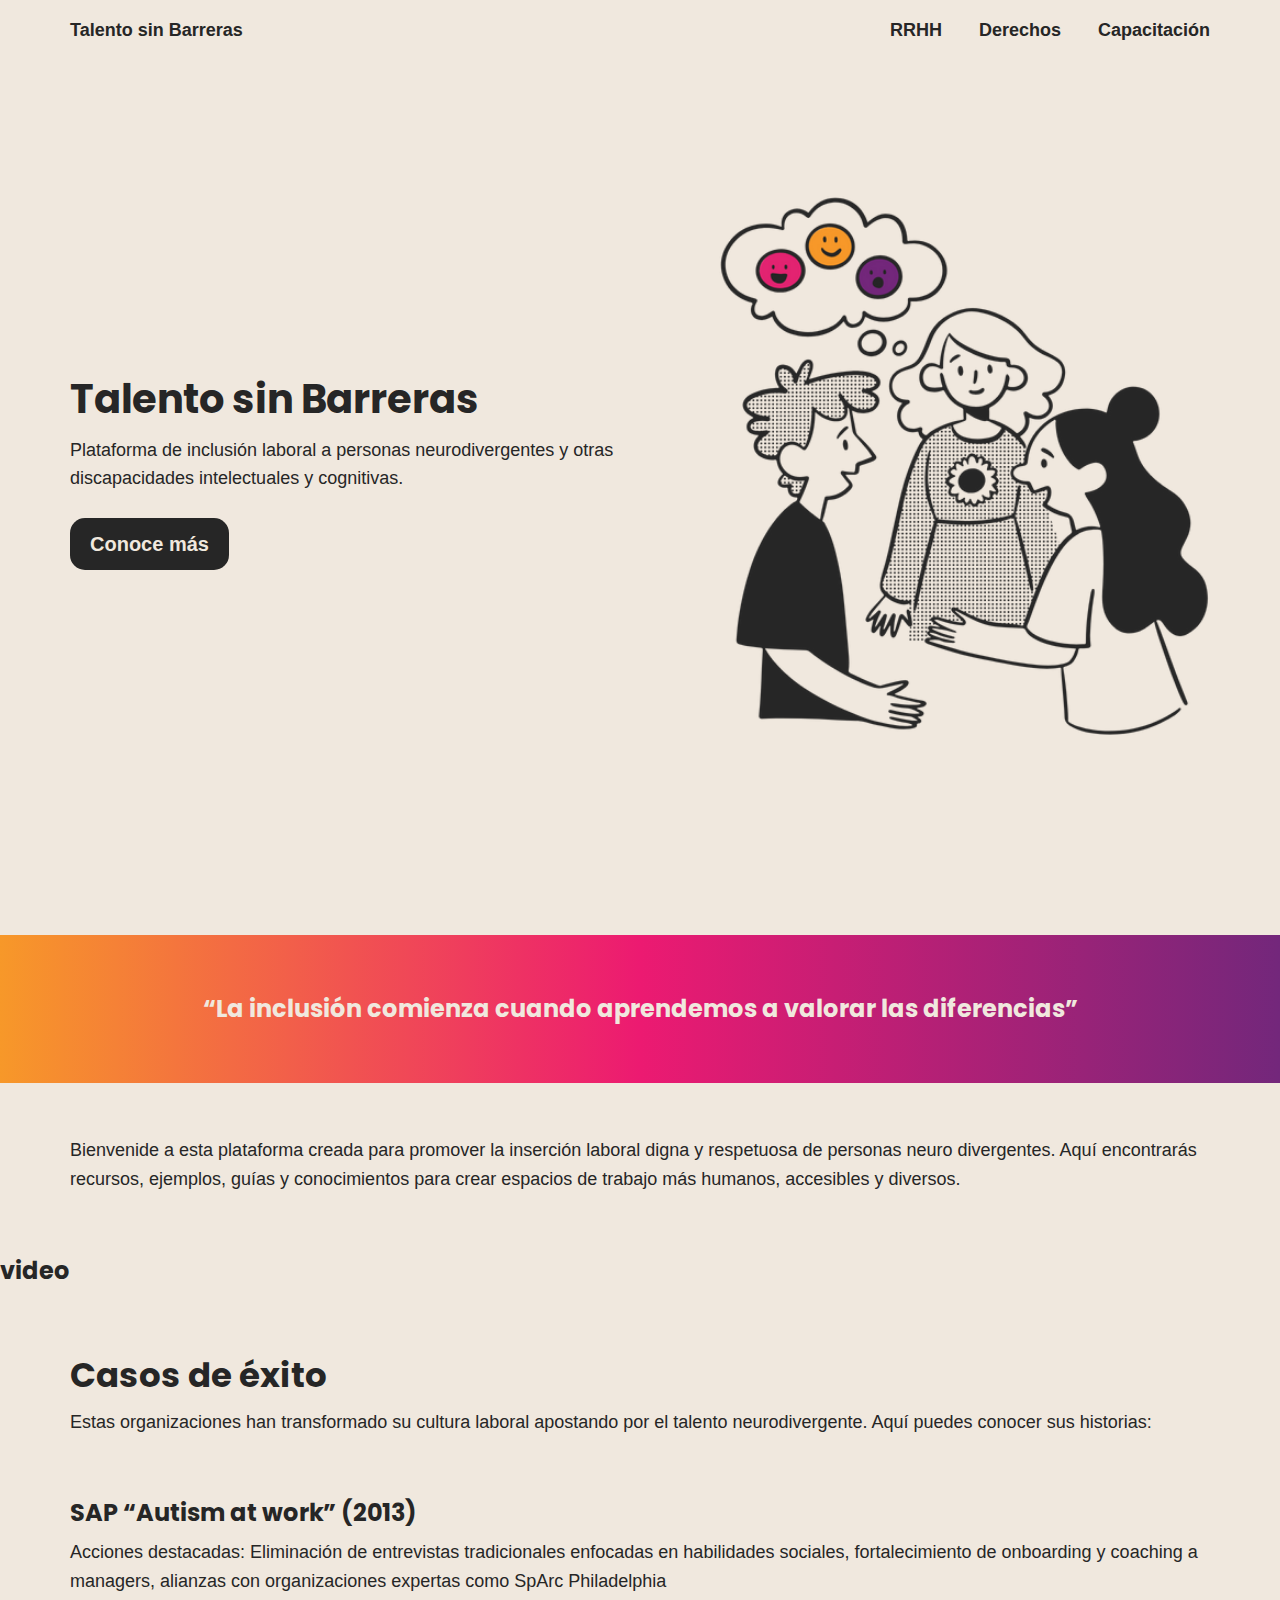
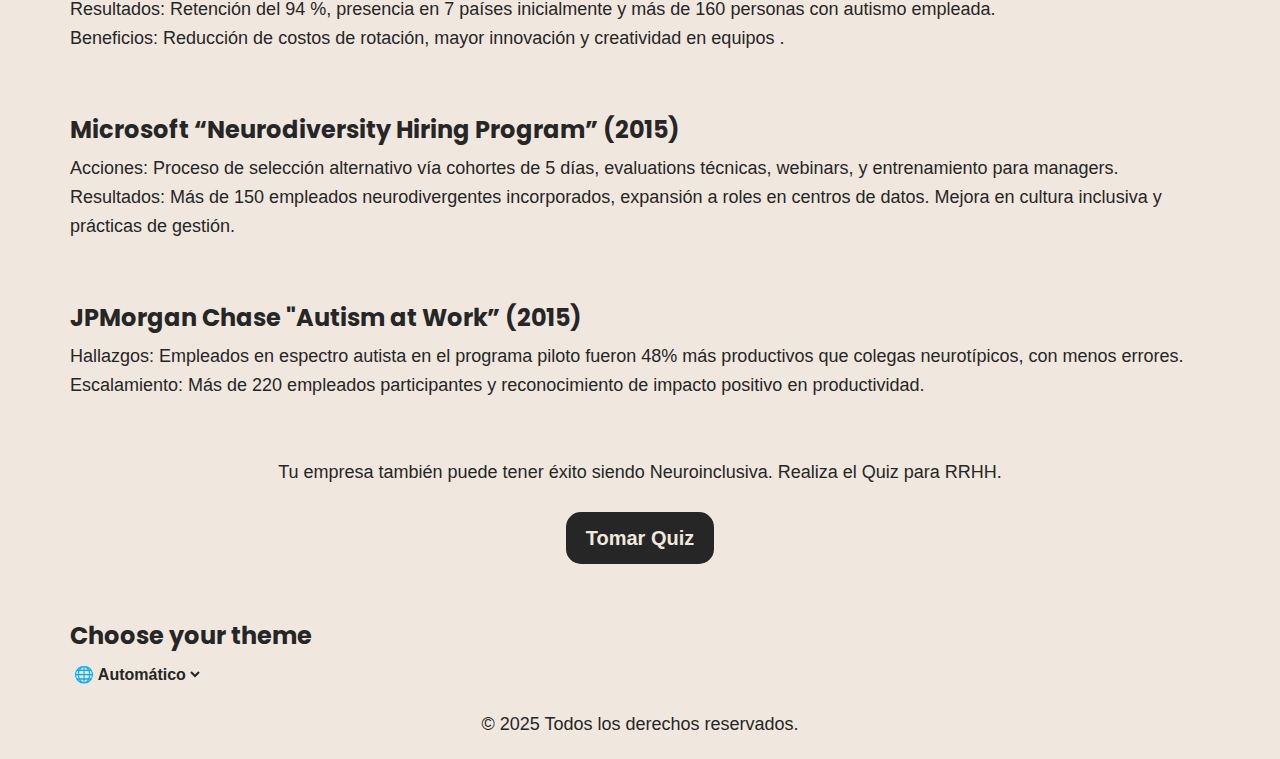
<file: index.html>
<!DOCTYPE html>
<html lang="es">
<head>
  <meta charset="UTF-8" />
  <meta name="viewport" content="width=device-width, initial-scale=1.0" />
  <title>Talento sin Barreras</title>

  <!-- =================== FONTS =================== -->
  <link rel="preconnect" href="https://fonts.googleapis.com">
  <link rel="preconnect" href="https://fonts.gstatic.com" crossorigin>
  <link href="https://fonts.googleapis.com/css2?family=Poppins:wght@100;300;400;500;600;700;900&display=swap" rel="stylesheet">

  <!-- =================== STYLESHEET =================== -->
  <link rel="stylesheet" href="style.css" />

  <!-- =================== SCRIPT APARIENCIA =================== -->
  <script>
    (function() {
      const pref = localStorage.getItem('theme-preference') || 'auto';
      const systemPrefersDark = window.matchMedia('(prefers-color-scheme: dark)').matches;
      const theme = pref === 'auto' ? (systemPrefersDark ? 'dark' : 'light') : pref;
      document.documentElement.classList.add(theme);
    })();
  </script>
</head>

<body>
  <!-- =================== HEADER =================== -->
  <header>
    <div class="margin spacebetween">
      <div>
        <a class="home" href="index.html">Talento sin Barreras</a>
      </div>
      <nav>
        <a href="rrhh.html">RRHH</a>
        <a href="derechos.html">Derechos</a>
        <a href="capacitacion.html">Capacitación</a>
      </nav>
    </div>
  </header>

  <!-- =================== SECCION HERO =================== -->
  <section class="margin full-height row">
    <div>
      <h1>Talento sin Barreras</h1>
      <p>Plataforma de inclusión laboral a personas neurodivergentes y otras discapacidades intelectuales y cognitivas.</p>
      <a href="#conoce-mas" class="btn">Conoce más</a>
    </div>
    <img src="img1.png" style="height: 60vh;">
  </section>

  <!-- =================== FRASE =================== -->
  <div id="conoce-mas"></div>
  <div class="quote">
    <h3>“La inclusión comienza cuando aprendemos a valorar las diferencias”</h3>
  </div>

  <div class="sep"></div>

  <!-- =================== INTRO =================== -->
  <section class="margin">
    <div>
      <p>Bienvenide a esta plataforma creada para promover la inserción laboral digna y respetuosa 
        de personas neuro divergentes. Aquí encontrarás recursos, ejemplos, guías y conocimientos 
        para crear espacios de trabajo más humanos, accesibles y diversos.</p>
    </div>
  </section>

  <div class="sep"></div>

  <!-- =================== VIDEO EMBEDED =================== -->
  <section class="video-container">
    <div>
      <h3>video</h3>
    </div>
  </section>

  <div class="sep"></div>

  <!-- =================== CASOS DE ÉXITO =================== -->
  <section class="margin">
    <div>
      <h2>Casos de éxito</h2>
      <p>Estas organizaciones han transformado su cultura laboral apostando por el talento
        neurodivergente. Aquí puedes conocer sus historias:</p>
    </div>
    <div class="sep"></div>
    <div>
      <h3>SAP “Autism at work” (2013)</h3>
      <p>Acciones destacadas: Eliminación de entrevistas tradicionales enfocadas en habilidades sociales,
        fortalecimiento de onboarding y coaching a managers, alianzas con organizaciones expertas como SpArc
        Philadelphia<br>Resultados: Retención del 94 %, presencia en 7 países inicialmente y más de 160 personas
        con autismo empleada. <br> Beneficios: Reducción de costos de rotación, mayor innovación y creatividad en equipos .</p>
    </div>
    <div class="sep"></div>
    <div>
      <h3>Microsoft “Neurodiversity Hiring Program” (2015)</h3>
      <p>Acciones: Proceso de selección alternativo vía cohortes de 5 días, evaluations técnicas, webinars, y
        entrenamiento para managers. <br> Resultados: Más de 150 empleados neurodivergentes incorporados, expansión a roles en centros de datos. Mejora en cultura inclusiva y prácticas de gestión.</p>
    </div>
    <div class="sep"></div>
    <div>
      <h3>JPMorgan Chase "Autism at Work” (2015)</h3>
      <p>Hallazgos: Empleados en espectro autista en el programa piloto fueron 48% más productivos que colegas
        neurotípicos, con menos errores.<br>Escalamiento: Más de 220 empleados participantes y reconocimiento de
        impacto positivo en productividad.</p>
    </div>
  </section>

  <div class="sep"></div>

  <!-- =================== CALL TO ACTION =================== -->
  <section class="margin column">
    <div>
      <p>Tu empresa también puede tener éxito siendo Neuroinclusiva. Realiza el Quiz para RRHH.</p>
    </div>
    <a href="rrhh.html" class="btn">Tomar Quiz</a>
  </section>

  <div class="sep"></div>
  
  <!-- =================== UI MENU =================== -->
  <div class="margin">
  <label for="themeSelect"><h3>Choose your theme</h3></label>
  <select id="themeSelect">
  <option value="auto">🌐 Automático</option>
  <option value="light">🌕 Claro</option>
  <option value="dark">🌑 Oscuro</option>
  </select>
  </div>

  <!-- =================== FOOTER =================== -->
  <footer>
    <p>© 2025 Todos los derechos reservados.</p>
  </footer>

  <script src="script.js" defer></script>
</body>
</html>
</file>
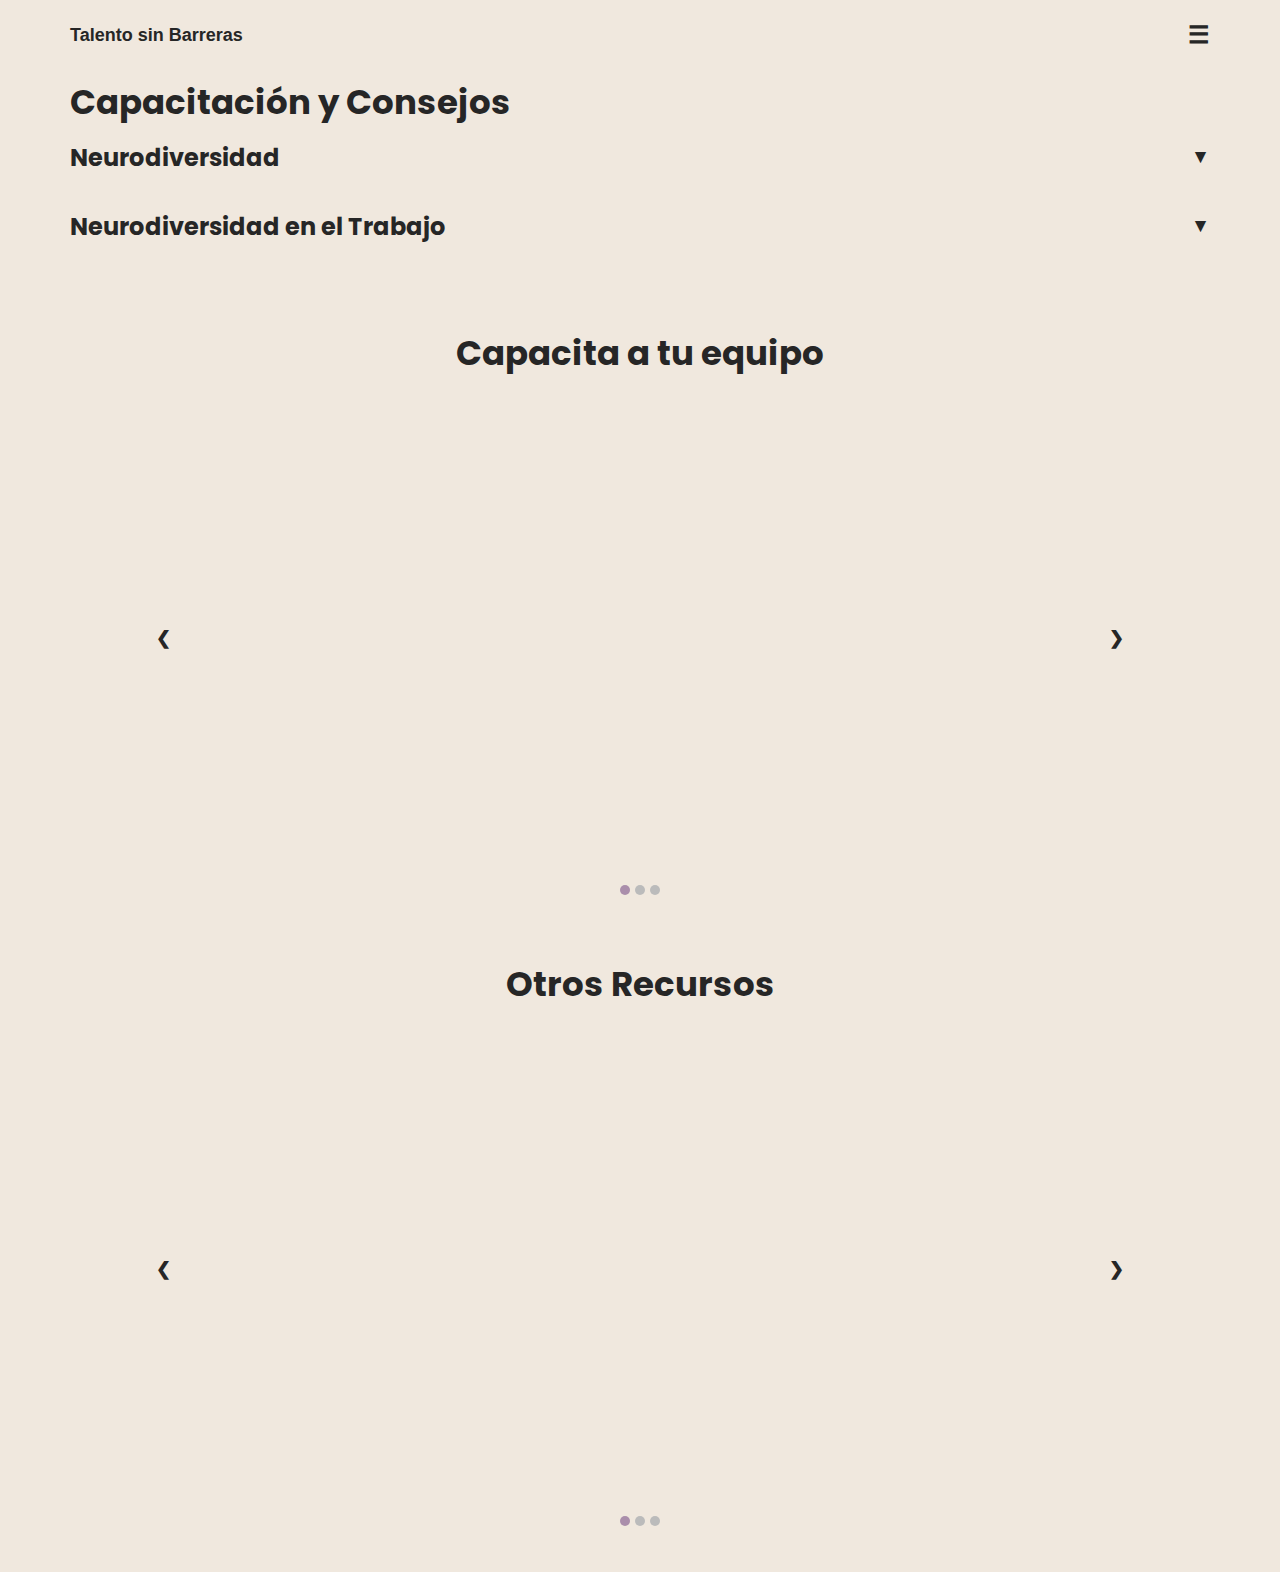
<file: capacitacion.html>
<!DOCTYPE html>
<html lang="en">
<head>
  <meta charset="UTF-8" />
  <meta name="viewport" content="width=device-width, initial-scale=1.0" />
  <title>Capacita a tu equipo</title>

  <!-- =================== FONTS =================== -->
  <link rel="preconnect" href="https://fonts.googleapis.com">
  <link rel="preconnect" href="https://fonts.gstatic.com" crossorigin>
  <link href="https://fonts.googleapis.com/css2?family=Poppins:wght@100;300;400;500;600;700;900&display=swap" rel="stylesheet">

  <!-- =================== STYLESHEET =================== -->
  <link rel="stylesheet" href="style.css" />

  <!-- =================== SCRIPT APARIENCIA =================== -->
  <script>
    (function() {
      const pref = localStorage.getItem('theme-preference') || 'auto';
      const systemPrefersDark = window.matchMedia('(prefers-color-scheme: dark)').matches;
      const theme = pref === 'auto' ? (systemPrefersDark ? 'dark' : 'light') : pref;
      document.documentElement.classList.add(theme);
    })();
  </script>

  <script src="script.js" defer></script>
</head>
<body>
  <!-- =================== HEADER =================== -->
<header>
  <div class="margin spacebetween">
    <div>
      <a class="home" href="index.html">Talento sin Barreras</a>
    </div>

    <div class="nav-dropdown">
      <div class="menu-icon">☰</div>
      <nav class="dropdown-content">
        <a href="rrhh.html">RRHH</a>
        <a href="derechos.html">Derechos</a>
        <a href="capacitacion.html">Capacitación</a>
        
        <div class="theme-selector">
          <label for="themeSelect">Tema:</label>
          <select id="themeSelect">
            <option value="auto">🌐 Automático</option>
            <option value="light">🌕 Claro</option>
            <option value="dark">🌑 Oscuro</option>
          </select>
        </div>
      </nav>
    </div>
  </div>
</header>


  <!-- =================== DESPLEGABLES =================== -->
  <section class="margin">
    <h2>Capacitación y Consejos</h2>

  <div class="accordion-item">
      <button class="accordion-toggle">
        <h3>Neurodiversidad</h3>
        <span class="arrow">▼</span>
      </button>
      <div class="accordion-content">
        <div class="row">
          <div>
            <p>
              La neurodiversidad se describe como la 
              variación natural en el funcionamiento del 
              cerebro humano. Este concepto, en lugar de
              clasificar comportamientos y características
              como normales o anormales, celebra la
              diversidad en el funcionamiento cerebral, 
              estableciendo que no existe un cerebro estándar.<br>
              La neurodiversidad sostiene que las diferencias neurológicas (neurodivergencia),
              como el autismo, el TDAH, la dislexia y otras condiciones, son simplemente variaciones 
              naturales de la mente humana.
            </p>
          </div>
          <img id="img2" src="dark2.png" style="height: 30vh;">
        </div>
        <p>Este enfoque nos invita a valorar las diferencias en características 
          sensoriales, neurológicas, comunicativas y sociales como parte natural del desarrollo humano. Además, 
          nos anima a adaptar entornos y estructuras para que sean inclusivos y respeten las distintas formas en 
          que las personas procesan información, se comunican y se relacionan.
          Al adoptar la neurodiversidad, podemos construir una sociedad más empática, comprensiva y equitativa 
          para todas las personas, independientemente de su forma de pensar o experimentar el mundo.
        </p>
      </div>
    </div>

    <div class="accordion-item">
      <button class="accordion-toggle">
        <h3>Neurodiversidad en el Trabajo</h3>
        <span class="arrow">▼</span>
      </button>
      <div class="accordion-content">
        <div class="row">
          <img id="img3" src="dark3.png" style="height: 40vh;">
          <div class="right-text">
            <p>
              La neurodiversidad reconoce que todas las personas piensan, aprenden y procesan la información de 
              forma distinta. Sin embargo, muchos trabajos siguen diseñados bajo una idea única de lo "normal", 
              creando prácticas y ambientes laborales que excluyen a quienes tienen formas diferentes de pensar.<br><br>
              Aunque todos los cerebros funcionan distinto, algunas personas comparten formas similares de pensar y se identifican como neurodivergentes, por ejemplo, personas con Autismo, TDAH, entre otros.
              Avanzar hacia un entorno neuroincluyente implica adaptar procesos de selección, ofrecer apoyos, escuchar activamente y mantenernos empáticos. Tu organización se puede beneficiar al incluir talentos neurodivergentes, ya que aportan creatividad, precisión, innovación y gran capacidad de concentración. <br>
            </p>
          </div>
        </div>
        <br>
        <p>Pero, ¿cómo creamos un entorno laboral donde todos los miembros del equipo puedan ser productivos, donde todos estén cómodos y seguros de que se respetarán sus derechos?</p>
      </div>
    </div>
  </section>

  <div class="sep"></div>


  <!-- =================== PRESENTACIONES =================== -->
  <section class="center">
  <h2>Capacita a tu equipo</h2>
  <div class="slideshow-container" id="slideshow1">
    
    <div class="mySlides1 fade">
        <iframe loading="lazy"
        src="https://www.canva.com/design/DAGsnTYtIzE/0WCqsw7u7yiFsEqUga5NVA/view?embed" allowfullscreen="allowfullscreen" allow="fullscreen">
        </iframe>
    </div>

    <div class="mySlides1 fade">
          <iframe loading="lazy"
            src="https://www.canva.com/design/DAGszliUFpE/EfoS3dQek81Xe-pjr5lD3w/view?embed" allowfullscreen="allowfullscreen" allow="fullscreen">
          </iframe>
    </div>

    <div class="mySlides1 fade">
          <iframe loading="lazy" 
          src="https://www.canva.com/design/DAGs0FSpmE8/IKhdgtgZlaSEPQ0xbQbNRg/view?embed" allowfullscreen="allowfullscreen" allow="fullscreen">
        </iframe>
    </div>

    <a class="prev" onclick="plusSlides(-1, 'slideshow1')">❮</a>
    <a class="next" onclick="plusSlides(1, 'slideshow1')">❯</a>
  </div>
  <div class="center">
    <span class="dot" onclick="currentSlide(1, 'slideshow1')"></span> 
    <span class="dot" onclick="currentSlide(2, 'slideshow1')"></span> 
    <span class="dot" onclick="currentSlide(3, 'slideshow1')"></span> 
  </div>
</section>

<div class="sep"></div>

  <!-- =================== VIDEOS =================== -->
<section class="center">
  <h2>Otros Recursos</h2>
  <div class="slideshow-container" id="slideshow2">
  
    <div class="mySlides2 fade">
      <iframe src="https://www.youtube.com/embed/WprLOcEyh6M" title="Neurodiversity:  The New Normal | Cynthia Coupé | TEDxOcala" frameborder="0" allow="accelerometer; autoplay; clipboard-write; encrypted-media; gyroscope; picture-in-picture; web-share" referrerpolicy="strict-origin-when-cross-origin" allowfullscreen></iframe>
    </div>

    <div class="mySlides2 fade">
      <iframe src="https://www.youtube.com/embed/HkwujrRQ9vo" title="Autismo y vida laboral | cifras, desafíos, adaptaciones y cambios necesarios" frameborder="0" allow="accelerometer; autoplay; clipboard-write; encrypted-media; gyroscope; picture-in-picture; web-share" referrerpolicy="strict-origin-when-cross-origin" allowfullscreen></iframe>
    </div>

    <div class="mySlides2 fade">
      <iframe src="https://www.youtube.com/embed/FUVrk22wafw" title="17.  Trabajo, profesión y autismo" frameborder="0" allow="accelerometer; autoplay; clipboard-write; encrypted-media; gyroscope; picture-in-picture; web-share" referrerpolicy="strict-origin-when-cross-origin" allowfullscreen></iframe>
    </div>

    <a class="prev" onclick="plusSlides(-1, 'slideshow2')">❮</a>
    <a class="next" onclick="plusSlides(1, 'slideshow2')">❯</a>
  </div>
  <div class="center">
    <span class="dot" onclick="currentSlide(1, 'slideshow2')"></span> 
    <span class="dot" onclick="currentSlide(2, 'slideshow2')"></span> 
    <span class="dot" onclick="currentSlide(3, 'slideshow2')"></span> 
  </div>
</section>


  <!-- =================== FOOTER =================== -->
  <footer>
    <p> </p>
  </footer>
</body>
</html>
</file>
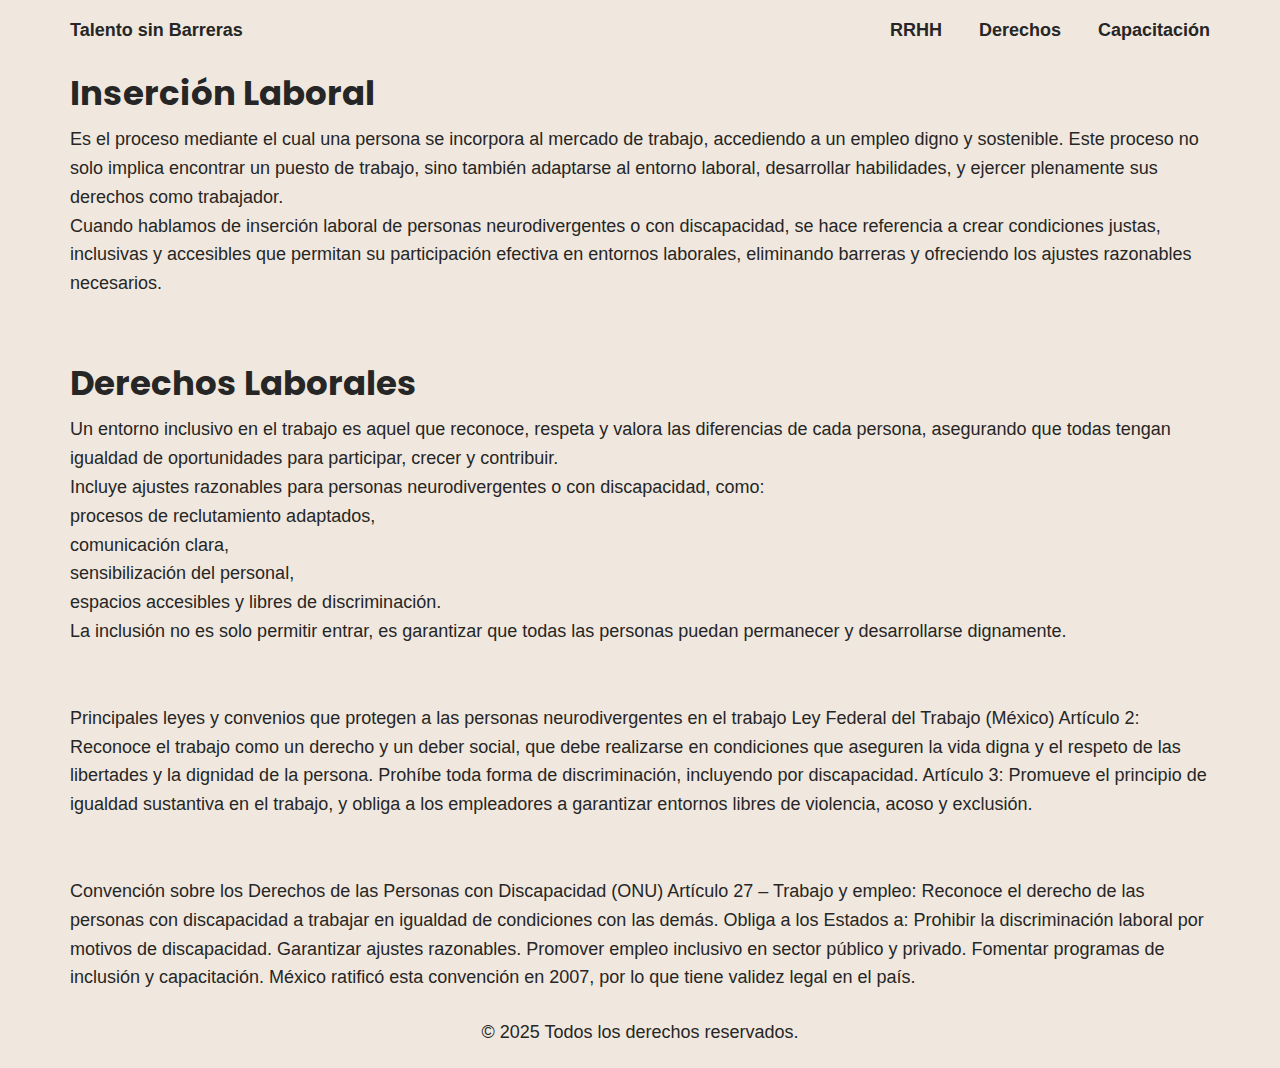
<file: derechos.html>
<!DOCTYPE html>
<html lang="en">
<head>
  <meta charset="UTF-8" />
  <meta name="viewport" content="width=device-width, initial-scale=1.0" />
  <title>Conoce los Derechos</title>

  <!-- =================== FONTS =================== -->
  <link rel="preconnect" href="https://fonts.googleapis.com">
  <link rel="preconnect" href="https://fonts.gstatic.com" crossorigin>
  <link href="https://fonts.googleapis.com/css2?family=Poppins:wght@100;300;400;500;600;700;900&display=swap" rel="stylesheet">

  <!-- =================== STYLESHEET =================== -->
  <link rel="stylesheet" href="style.css" />

  <!-- =================== SCRIPT APARIENCIA =================== -->
  <script>
    (function() {
      const pref = localStorage.getItem('theme-preference') || 'auto';
      const systemPrefersDark = window.matchMedia('(prefers-color-scheme: dark)').matches;
      const theme = pref === 'auto' ? (systemPrefersDark ? 'dark' : 'light') : pref;
      document.documentElement.classList.add(theme);
    })();
  </script>
</head>
<body>

<header>
  <div class="margin spacebetween">
    <div>
      <a class="home" href="index.html">Talento sin Barreras</a>
    </div>
    <nav>
      <a href="rrhh.html">RRHH</a>
      <a href="derechos.html">Derechos</a>
      <a href="capacitacion.html">Capacitación</a>
    </nav>
  </div>
</header>

<section class="margin">
  <h2>Inserción Laboral</h2>
  <p >Es el proceso mediante el cual una persona se incorpora al mercado de trabajo, accediendo a un empleo
  digno y sostenible. Este proceso no solo implica encontrar un puesto de trabajo, sino también adaptarse
  al entorno laboral, desarrollar habilidades, y ejercer plenamente sus derechos como trabajador. <br>
  Cuando hablamos de inserción laboral de personas neurodivergentes o con discapacidad, se hace referencia
  a crear condiciones justas, inclusivas y accesibles que permitan su participación efectiva en entornos
  laborales, eliminando barreras y ofreciendo los ajustes razonables necesarios.</p>
</section>

  <div class="sep"></div>

<section class="margin">
  <h2>Derechos Laborales</h2>
  <p>Un entorno inclusivo en el trabajo es aquel que reconoce, respeta y valora las diferencias de cada persona,
  asegurando que todas tengan igualdad de oportunidades para participar, crecer y contribuir. <br>
  Incluye ajustes razonables para personas neurodivergentes o con discapacidad, como:<br>
  procesos de reclutamiento adaptados,<br>
  comunicación clara,<br>
  sensibilización del personal,<br>
  espacios accesibles y libres de discriminación.<br>
  La inclusión no es solo permitir entrar, es garantizar que todas las personas puedan permanecer
  y desarrollarse dignamente.</p>
  <div class="sep"></div>
  <p>Principales leyes y convenios que protegen a las personas neurodivergentes en el trabajo
  Ley Federal del Trabajo (México)
  Artículo 2:
  Reconoce el trabajo como un derecho y un deber social, que debe realizarse en condiciones que aseguren la vida digna y el respeto de las libertades y la dignidad de la persona. Prohíbe toda forma de discriminación, incluyendo por discapacidad.
  Artículo 3:
  Promueve el principio de igualdad sustantiva en el trabajo, y obliga a los empleadores a garantizar entornos libres de violencia, acoso y exclusión.
  </p>
  <div class="sep"></div>
  <p>Convención sobre los Derechos de las Personas con Discapacidad (ONU)
  Artículo 27 – Trabajo y empleo:
  Reconoce el derecho de las personas con discapacidad a trabajar en igualdad de condiciones con las demás. Obliga a los Estados a:
  Prohibir la discriminación laboral por motivos de discapacidad.
  Garantizar ajustes razonables.
  Promover empleo inclusivo en sector público y privado.
  Fomentar programas de inclusión y capacitación.

  México ratificó esta convención en 2007, por lo que tiene validez legal en el país.</p>
  </section>

  <footer>
    <p>© 2025 Todos los derechos reservados.</p>
  </footer>
</body>
</html>
</file>
<file: style.css>
:root,
html.light {
  --bg-color: #f0e8de;
  --text-color: #262626;
  --hover-color: #73277b;
  --acccent-color: #aa8eab;
  --quote-bg: linear-gradient(to right,#f79829,#ec1a71,#73277b);
}

html.dark {
  --bg-color: #262626;
  --text-color: #f0e8de;
  --hover-color: #94c4c1;
  --acccent-color: #94c4c1;
  --quote-bg: linear-gradient(to right,#73277b,#ec1a71,#f79829);
}

* {
  margin: 0;
  padding: 0;
  box-sizing: border-box;
  scroll-behavior: smooth;
}

select{
  border: none;
  background-color: var(--bg-color);
  color: var(--text-color);
  font-size: 16px;
  font-weight: bold;
  width: fit-content;
  height: fit-content;
}

/* =================== BASE =================== */
body {
  font-family: 'Libre Franklin', sans-serif;
  font-size: 18px;
  line-height: 1.6;
  height: 100%;
  background-color: var(--bg-color);
  color: var(--text-color)
}

/* =================== TIPOGRAFÍA =================== */
h1 {
  font-size: 40px;
  font-family: "Poppins", sans-serif;
  margin-top: 5px;
  margin-bottom: 5px;
}

h2 {
  font-size: 34px;
  font-family: "Poppins", sans-serif;
  margin-top: 5px;
  margin-bottom: 5px;
}

h3 {
  font-size: 24px;
  font-family: "Poppins", sans-serif;
  margin-top: 5px;
  margin-bottom: 5px;
}

p {
  margin-top: 5px;
  margin-bottom: 5px;
}

ul {
  margin-left: 20px;
}
/* =================== LAYOUT =================== */
.margin {
  margin: 0 70px;
}

.spacebetween {
  display: flex;
  justify-content: space-between;
  align-items: center;
}

.full-height {
  height: 90vh;
}

.row {
  display: flex;
  flex-direction: row;
  align-items: center;
  justify-content: space-between;
}

.column {
  display: flex;
  flex-direction: column;
  align-items: center;
  justify-content: center;
  text-align: center;
}

.center {
  align-items: center;
  justify-content: center;
  text-align: center;
}

.left-text {
  text-align: left;
}

.right-text {
  text-align: right;
}

.justify-text {
  text-align: justify;
}

/* =================== ESTRUCTURA =================== */
header {
  background-color: var(--bg-color);
  color: var(--text-color);
  padding: 1rem 0;
  position: sticky;
  top: 0;
  z-index: 1000;
}

footer {
  background-color: var(--bg-color);
  color: var(--text-color);
  text-align: center;
  padding: 1rem;
}

.btn {
  display: inline-block;
  background-color: var(--text-color);
  color: var(--bg-color);
  padding: 10px 20px;
  border: none;
  border-radius: 15px;
  font-size: 20px;
  font-weight: bold;
  cursor: pointer;
  text-decoration: none;
  margin-top: 20px;
}

.btn:hover {
  background-color: var(--hover-color);
  color: var(--bg-color);
}


nav{
  display: flex;
  flex-direction: row;
  justify-content: space-between;
  width: 25vw;
}

nav a {
  color: var(--text-color);
  font-size: 18px;
  cursor: pointer;
  text-decoration: none;
  font-weight: bold;
}

nav a:hover, .home:hover {
  color: var(--hover-color);
}

.nav-dropdown {
  position: relative;
  display: inline-block;
}

.menu-icon {
  font-size: 24px;
  font-weight: bold;
  cursor: pointer;
  color: var(--text-color);
  user-select: none;
}

.dropdown-content {
  display: none;
  position: absolute;
  right: 0;
  background-color: var(--bg-color);
  min-width: 160px;
  box-shadow: 0 4px 8px #1313133f;
  z-index: 1001;
  border-radius: 8px;
  flex-direction: column;
  padding: 0.5rem 0;
}

.dropdown-content a {
  color: var(--text-color);
  padding: 0.5rem 1rem;
  text-decoration: none;
  display: block;
  font-size: 16px;
}

.dropdown-content a:hover {
  background-color: var(--hover-color);
  color: var(--bg-color);
}

.dropdown-content.show {
  display: flex;
}

.theme-selector { 
  color: var(--text-color);
  padding: 0.5rem 1rem;
  text-decoration: none;
  display: block;
  font-size: 16px;
  cursor: pointer;
  text-decoration: none;
  font-weight: bold;
}

.home {
  font-size: 18px;
  cursor: pointer;
  color: var(--text-color);
  text-decoration: none;
  font-weight: bold;
}


.quiz {
  display: none;
  background-color: #f0e8de;
  padding: 10px;
  border-radius: 15px;
}

/* =================== DECORACIÓN =================== */
.quote {
  background: var(--quote-bg);
  color: var(--bg-color);
  flex-direction: column;
  justify-content: center;
  align-items: center;
  text-align: center;
  height: fit-content;
  width: 100%;
  padding: 50px;
  margin-top: 4rem;
}

.sep {
  height: 3rem;
  align-items: center;
  justify-content: center;
  text-align: center;
  justify-items: center;
}

.slideshow-container {
  position: relative;
  width: 100%;
  max-width: 1000px;
  margin: 0 auto;
  overflow: hidden;
  padding: 20px 0;
}

.slideshow-container iframe {
  width: 100%;
  aspect-ratio: 16 / 9;
  max-width: 800px;
  display: block;
  margin: 0 auto;
  border: 0;
}

.prev, .next {
  cursor: pointer;
  position: absolute;
  top: 50%;
  width: auto;
  padding: 16px;
  margin-top: -22px;
  color: var(--text-color);
  font-weight: bold;
  font-size: 18px;
  transition: 0.6s ease;
  border-radius: 0 3px 3px 0;
  user-select: none;
}


.prev {
  left: 0px;
}

.next {
  right: 0px;
}


.prev:hover, .next:hover {
  background-color: var(--acccent-color);
}

.dot {
  cursor: pointer;
  height: 10px;
  width: 10px;
  margin: 0px;
  background-color: #bbb;
  border-radius: 50%;
  display: inline-block;
  transition: background-color 0.6s ease;
}

.active, .dot:hover {
  background-color: var(--acccent-color);
}

.fade {
  animation-name: fade;
  animation-duration: 1.5s;
}

@keyframes fade {
  from {opacity: .4} 
  to {opacity: 1}
}


/* =================== DESPLEGABLES =================== */
.accordion-item {
  margin-bottom: 1.5rem;
  overflow: hidden;
}

.accordion-toggle {
  width: 100%;
  background-color: var(--bg-color);
  color: var(--text-color);
  border: none;
  padding: 0rem 0rem;
  text-align: left;
  font-size: 1.2rem;
  font-weight: bold;
  display: flex;
  justify-content: space-between;
  align-items: center;
  cursor: pointer;
}

.accordion-content {
  max-height: 0;
  overflow: hidden;
  transition: max-height 0.4s ease, padding 0.4s ease;
  padding: 0 1.5rem;
  background-color: var(--bg-colors);
  color: var(--text-color);
}

.accordion-content.active {
  max-height: fit-content;
  padding: 1.5rem;
}

.accordion-toggle .arrow {
  font-size: 1.2rem;
  transition: transform 0.3s ease;
}


/* =================== TELEFONOS =================== */
@media (max-width: 768px) {
  /* Stack row elements vertically */
  .row {
    flex-direction: column;
    gap: 30px;
    text-align: center;
  }

  .margin {
    margin: 0 20px;
  }

  .full-height {
    height: auto;
    padding-top: 30px;
    padding-bottom: 30px;
  }

  h1 {
    font-size: 32px;
  }

  h2 {
    font-size: 28px;
  }

  h3 {
    font-size: 22px;
  }

  body {
    font-size: 16px;
  }

  nav {
    width: 100%;
    flex-direction: column;
    align-items: left;
    gap: 10px;
  }

  .btn {
    font-size: 18px;
    padding: 8px 16px;
  }


  .theme-selector {
    text-align: left;
    padding: 1rem;
  }

  img, picture > img {
    max-width: 100%;
    height: auto !important;
    margin: 0 auto;
    display: block;
  }

.slideshow-container iframe {
  width: 80%;
}
.prev, .next {
  top: 50%;
  transform: none;
  font-size: 16px;
}

.prev {
  left:-4px;
}

.next {
  right:-4px;
}
}
</file>
